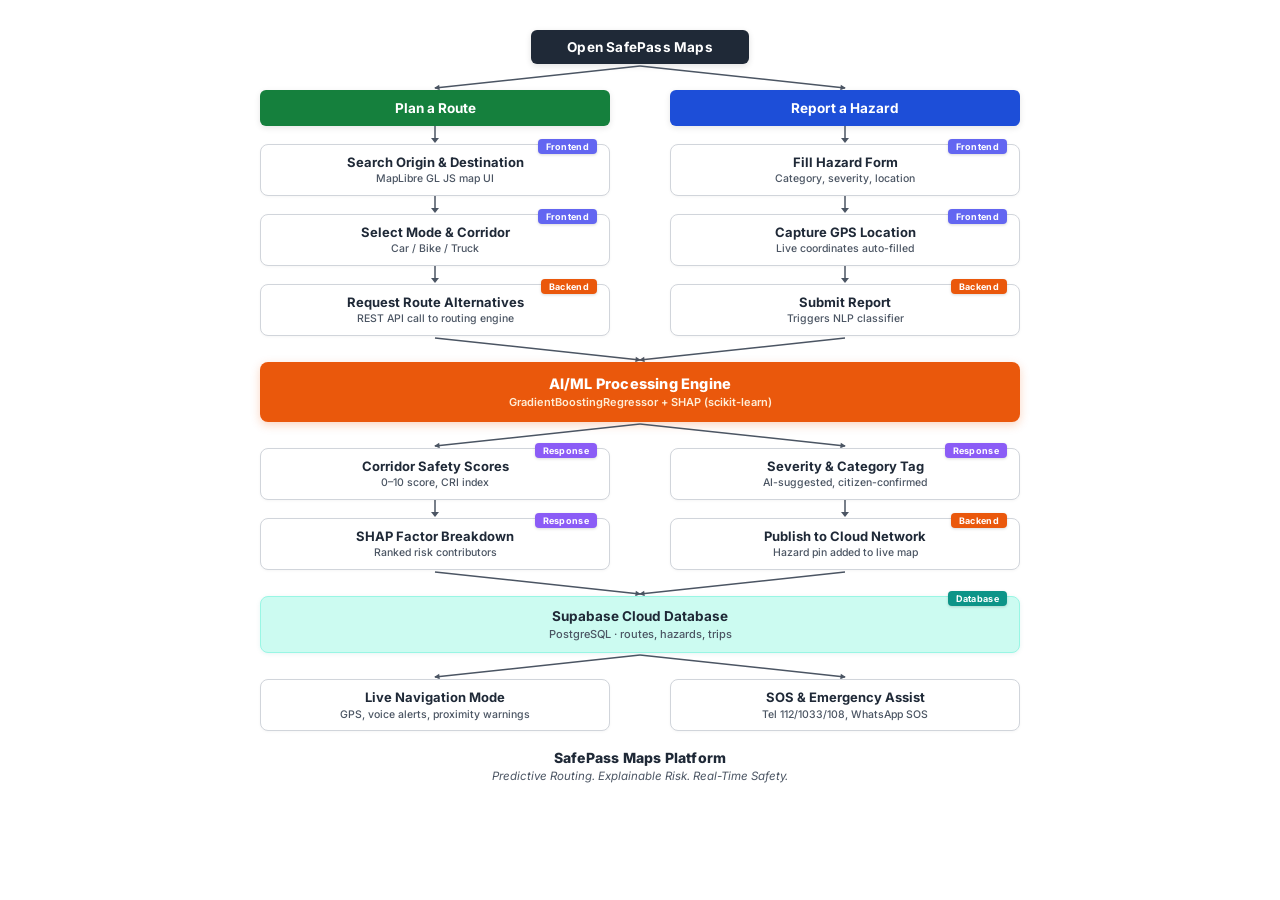
<file: mindmap_hd.html>
<!DOCTYPE html>
<html lang="en">
<head>
<meta charset="UTF-8">
<title>SafePass Maps Architecture Mindmap HD</title>
<link rel="preconnect" href="https://fonts.googleapis.com">
<link rel="preconnect" href="https://fonts.gstatic.com" crossorigin>
<link href="https://fonts.googleapis.com/css2?family=Inter:wght@400;500;600;700;800&display=swap" rel="stylesheet">
<style>
  * {
    margin: 0;
    padding: 0;
    box-sizing: border-box;
  }
  body {
    background: #FFFFFF;
    font-family: 'Inter', -apple-system, BlinkMacSystemFont, 'Segoe UI', Roboto, sans-serif;
    color: #1F2937;
    display: flex;
    justify-content: center;
    align-items: center;
    padding: 30px;
    width: 820px;
    margin: 0 auto;
    -webkit-font-smoothing: antialiased;
    -moz-osx-font-smoothing: grayscale;
  }
  
  .diagram {
    width: 760px;
    display: flex;
    flex-direction: column;
    align-items: center;
  }

  /* Root Node */
  .node-root {
    background: #1F2937;
    color: #FFFFFF;
    font-size: 13.5px;
    font-weight: 700;
    padding: 9px 36px;
    border-radius: 6px;
    box-shadow: 0 2px 6px rgba(0,0,0,0.12);
    text-align: center;
    letter-spacing: 0.2px;
  }

  /* Top 2 Columns */
  .col-container {
    width: 100%;
    display: grid;
    grid-template-columns: 350px 350px;
    column-gap: 60px;
  }

  .col {
    display: flex;
    flex-direction: column;
    align-items: center;
  }

  /* Column Headers */
  .hdr-btn {
    width: 100%;
    border-radius: 6px;
    padding: 10px 16px;
    font-size: 13.5px;
    font-weight: 700;
    color: #FFFFFF;
    text-align: center;
    box-shadow: 0 2px 6px rgba(0,0,0,0.1);
  }
  .hdr-btn.green {
    background: #15803D;
  }
  .hdr-btn.blue {
    background: #1D4ED8;
  }

  /* Card */
  .card {
    width: 100%;
    background: #FFFFFF;
    border: 1px solid #D1D5DB;
    border-radius: 8px;
    padding: 9px 12px;
    position: relative;
    display: flex;
    flex-direction: column;
    align-items: center;
    justify-content: center;
    text-align: center;
    min-height: 52px;
    box-shadow: 0 1px 3px rgba(0,0,0,0.04);
  }
  .card-title {
    font-size: 13px;
    font-weight: 700;
    color: #1F2937;
    line-height: 1.25;
  }
  .card-sub {
    font-size: 10.5px;
    color: #4B5563;
    font-weight: 500;
    margin-top: 3px;
    line-height: 1.2;
  }

  /* Pill Badges - Fixed to top-right corner */
  .badge {
    position: absolute;
    top: -6px;
    right: 12px;
    font-size: 9px;
    font-weight: 700;
    color: #FFFFFF;
    padding: 2px 8px;
    border-radius: 4px;
    letter-spacing: 0.3px;
    box-shadow: 0 1px 3px rgba(0,0,0,0.15);
  }
  .badge.frontend {
    background: #6366F1;
  }
  .badge.backend {
    background: #EA580C;
  }
  .badge.response {
    background: #8B5CF6;
  }
  .badge.database {
    background: #0D9488;
  }

  /* AI Engine (Center Orange) */
  .ai-box {
    width: 100%;
    background: #EA580C;
    border-radius: 8px;
    padding: 13px 20px;
    color: #FFFFFF;
    text-align: center;
    display: flex;
    flex-direction: column;
    align-items: center;
    justify-content: center;
    box-shadow: 0 3px 10px rgba(234, 88, 12, 0.25);
  }
  .ai-box .ai-title {
    font-size: 14.5px;
    font-weight: 800;
    letter-spacing: 0.2px;
  }
  .ai-box .ai-sub {
    font-size: 11px;
    font-weight: 600;
    color: #FFEDD5;
    margin-top: 3px;
  }

  /* Database Box (Teal) */
  .db-box {
    width: 100%;
    background: #CCFBF1;
    border: 1px solid #99F6E4;
    border-radius: 8px;
    padding: 11px 20px;
    position: relative;
    text-align: center;
    display: flex;
    flex-direction: column;
    align-items: center;
    justify-content: center;
    box-shadow: 0 1px 4px rgba(13, 148, 136, 0.1);
  }
  .db-box .db-title {
    font-size: 13.5px;
    font-weight: 700;
    color: #1F2937;
  }
  .db-box .db-sub {
    font-size: 11px;
    color: #4B5563;
    font-weight: 500;
    margin-top: 3px;
  }

  /* Bottom Cards */
  .bottom-card {
    width: 100%;
    background: #FFFFFF;
    border: 1px solid #D1D5DB;
    border-radius: 8px;
    padding: 9px 12px;
    text-align: center;
    display: flex;
    flex-direction: column;
    align-items: center;
    justify-content: center;
    min-height: 52px;
    box-shadow: 0 1px 3px rgba(0,0,0,0.04);
  }
  .bottom-card .b-title {
    font-size: 13px;
    font-weight: 700;
    color: #1F2937;
  }
  .bottom-card .b-sub {
    font-size: 10.5px;
    color: #4B5563;
    font-weight: 500;
    margin-top: 3px;
  }

  /* Footer */
  .footer {
    margin-top: 18px;
    text-align: center;
  }
  .footer-title {
    font-size: 14px;
    font-weight: 800;
    color: #1F2937;
    letter-spacing: 0.2px;
  }
  .footer-sub {
    font-size: 11.5px;
    font-style: italic;
    color: #4B5563;
    margin-top: 3px;
  }

  /* Clean Connector SVG */
  .connector-svg {
    display: block;
    width: 100%;
  }
  .vert-arrow {
    display: flex;
    justify-content: center;
    align-items: center;
    height: 18px;
  }
</style>
</head>
<body>

<div class="diagram">

  <!-- 1. ROOT -->
  <div class="node-root">Open SafePass Maps</div>

  <!-- SPLIT ARROWS -->
  <!-- Width: 760, Col1 center = 175, Col2 center = 585, Mid = 380 -->
  <svg class="connector-svg" width="760" height="26" viewBox="0 0 760 26">
    <defs>
      <marker id="m1" viewBox="0 0 10 10" refX="6" refY="5" markerWidth="6" markerHeight="6" orient="auto-start-reverse">
        <path d="M 1 2 L 7 5 L 1 8 z" fill="#4B5563" />
      </marker>
    </defs>
    <line x1="380" y1="2" x2="175" y2="24" stroke="#4B5563" stroke-width="1.5" marker-end="url(#m1)" />
    <line x1="380" y1="2" x2="585" y2="24" stroke="#4B5563" stroke-width="1.5" marker-end="url(#m1)" />
  </svg>

  <!-- 2. TOP COLUMNS: PLAN A ROUTE & REPORT A HAZARD -->
  <div class="col-container">
    
    <!-- LEFT: Plan a Route -->
    <div class="col">
      <div class="hdr-btn green">Plan a Route</div>

      <div class="vert-arrow">
        <svg width="12" height="18" viewBox="0 0 12 18">
          <line x1="6" y1="0" x2="6" y2="13" stroke="#4B5563" stroke-width="1.5" />
          <polygon points="2,12 6,17 10,12" fill="#4B5563" />
        </svg>
      </div>

      <div class="card">
        <span class="badge frontend">Frontend</span>
        <div class="card-title">Search Origin &amp; Destination</div>
        <div class="card-sub">MapLibre GL JS map UI</div>
      </div>

      <div class="vert-arrow">
        <svg width="12" height="18" viewBox="0 0 12 18">
          <line x1="6" y1="0" x2="6" y2="13" stroke="#4B5563" stroke-width="1.5" />
          <polygon points="2,12 6,17 10,12" fill="#4B5563" />
        </svg>
      </div>

      <div class="card">
        <span class="badge frontend">Frontend</span>
        <div class="card-title">Select Mode &amp; Corridor</div>
        <div class="card-sub">Car / Bike / Truck</div>
      </div>

      <div class="vert-arrow">
        <svg width="12" height="18" viewBox="0 0 12 18">
          <line x1="6" y1="0" x2="6" y2="13" stroke="#4B5563" stroke-width="1.5" />
          <polygon points="2,12 6,17 10,12" fill="#4B5563" />
        </svg>
      </div>

      <div class="card">
        <span class="badge backend">Backend</span>
        <div class="card-title">Request Route Alternatives</div>
        <div class="card-sub">REST API call to routing engine</div>
      </div>
    </div>

    <!-- RIGHT: Report a Hazard -->
    <div class="col">
      <div class="hdr-btn blue">Report a Hazard</div>

      <div class="vert-arrow">
        <svg width="12" height="18" viewBox="0 0 12 18">
          <line x1="6" y1="0" x2="6" y2="13" stroke="#4B5563" stroke-width="1.5" />
          <polygon points="2,12 6,17 10,12" fill="#4B5563" />
        </svg>
      </div>

      <div class="card">
        <span class="badge frontend">Frontend</span>
        <div class="card-title">Fill Hazard Form</div>
        <div class="card-sub">Category, severity, location</div>
      </div>

      <div class="vert-arrow">
        <svg width="12" height="18" viewBox="0 0 12 18">
          <line x1="6" y1="0" x2="6" y2="13" stroke="#4B5563" stroke-width="1.5" />
          <polygon points="2,12 6,17 10,12" fill="#4B5563" />
        </svg>
      </div>

      <div class="card">
        <span class="badge frontend">Frontend</span>
        <div class="card-title">Capture GPS Location</div>
        <div class="card-sub">Live coordinates auto-filled</div>
      </div>

      <div class="vert-arrow">
        <svg width="12" height="18" viewBox="0 0 12 18">
          <line x1="6" y1="0" x2="6" y2="13" stroke="#4B5563" stroke-width="1.5" />
          <polygon points="2,12 6,17 10,12" fill="#4B5563" />
        </svg>
      </div>

      <div class="card">
        <span class="badge backend">Backend</span>
        <div class="card-title">Submit Report</div>
        <div class="card-sub">Triggers NLP classifier</div>
      </div>
    </div>

  </div>

  <!-- CONVERGING ARROWS TO AI ENGINE -->
  <svg class="connector-svg" width="760" height="26" viewBox="0 0 760 26">
    <line x1="175" y1="2" x2="380" y2="24" stroke="#4B5563" stroke-width="1.5" marker-end="url(#m1)" />
    <line x1="585" y1="2" x2="380" y2="24" stroke="#4B5563" stroke-width="1.5" marker-end="url(#m1)" />
  </svg>

  <!-- 3. AI/ML PROCESSING ENGINE -->
  <div class="ai-box">
    <div class="ai-title">AI/ML Processing Engine</div>
    <div class="ai-sub">GradientBoostingRegressor + SHAP (scikit-learn)</div>
  </div>

  <!-- DIVERGING ARROWS TO RESPONSE CARDS -->
  <svg class="connector-svg" width="760" height="26" viewBox="0 0 760 26">
    <line x1="380" y1="2" x2="175" y2="24" stroke="#4B5563" stroke-width="1.5" marker-end="url(#m1)" />
    <line x1="380" y1="2" x2="585" y2="24" stroke="#4B5563" stroke-width="1.5" marker-end="url(#m1)" />
  </svg>

  <!-- 4. POST-AI COLUMNS -->
  <div class="col-container">

    <!-- LEFT: Route Safety & SHAP -->
    <div class="col">
      <div class="card">
        <span class="badge response">Response</span>
        <div class="card-title">Corridor Safety Scores</div>
        <div class="card-sub">0–10 score, CRI index</div>
      </div>

      <div class="vert-arrow">
        <svg width="12" height="18" viewBox="0 0 12 18">
          <line x1="6" y1="0" x2="6" y2="13" stroke="#4B5563" stroke-width="1.5" />
          <polygon points="2,12 6,17 10,12" fill="#4B5563" />
        </svg>
      </div>

      <div class="card">
        <span class="badge response">Response</span>
        <div class="card-title">SHAP Factor Breakdown</div>
        <div class="card-sub">Ranked risk contributors</div>
      </div>
    </div>

    <!-- RIGHT: Hazard Tag & Cloud Publish -->
    <div class="col">
      <div class="card">
        <span class="badge response">Response</span>
        <div class="card-title">Severity &amp; Category Tag</div>
        <div class="card-sub">AI-suggested, citizen-confirmed</div>
      </div>

      <div class="vert-arrow">
        <svg width="12" height="18" viewBox="0 0 12 18">
          <line x1="6" y1="0" x2="6" y2="13" stroke="#4B5563" stroke-width="1.5" />
          <polygon points="2,12 6,17 10,12" fill="#4B5563" />
        </svg>
      </div>

      <div class="card">
        <span class="badge backend">Backend</span>
        <div class="card-title">Publish to Cloud Network</div>
        <div class="card-sub">Hazard pin added to live map</div>
      </div>
    </div>

  </div>

  <!-- CONVERGING ARROWS TO DATABASE -->
  <svg class="connector-svg" width="760" height="26" viewBox="0 0 760 26">
    <line x1="175" y1="2" x2="380" y2="24" stroke="#4B5563" stroke-width="1.5" marker-end="url(#m1)" />
    <line x1="585" y1="2" x2="380" y2="24" stroke="#4B5563" stroke-width="1.5" marker-end="url(#m1)" />
  </svg>

  <!-- 5. DATABASE -->
  <div class="db-box">
    <span class="badge database">Database</span>
    <div class="db-title">Supabase Cloud Database</div>
    <div class="db-sub">PostgreSQL · routes, hazards, trips</div>
  </div>

  <!-- DIVERGING ARROWS TO BOTTOM CARDS -->
  <svg class="connector-svg" width="760" height="26" viewBox="0 0 760 26">
    <line x1="380" y1="2" x2="175" y2="24" stroke="#4B5563" stroke-width="1.5" marker-end="url(#m1)" />
    <line x1="380" y1="2" x2="585" y2="24" stroke="#4B5563" stroke-width="1.5" marker-end="url(#m1)" />
  </svg>

  <!-- 6. BOTTOM ROW -->
  <div class="col-container">
    <div class="bottom-card">
      <div class="b-title">Live Navigation Mode</div>
      <div class="b-sub">GPS, voice alerts, proximity warnings</div>
    </div>

    <div class="bottom-card">
      <div class="b-title">SOS &amp; Emergency Assist</div>
      <div class="b-sub">Tel 112/1033/108, WhatsApp SOS</div>
    </div>
  </div>

  <!-- 7. FOOTER -->
  <div class="footer">
    <div class="footer-title">SafePass Maps Platform</div>
    <div class="footer-sub">Predictive Routing. Explainable Risk. Real-Time Safety.</div>
  </div>

</div>

</body>
</html>
</file>
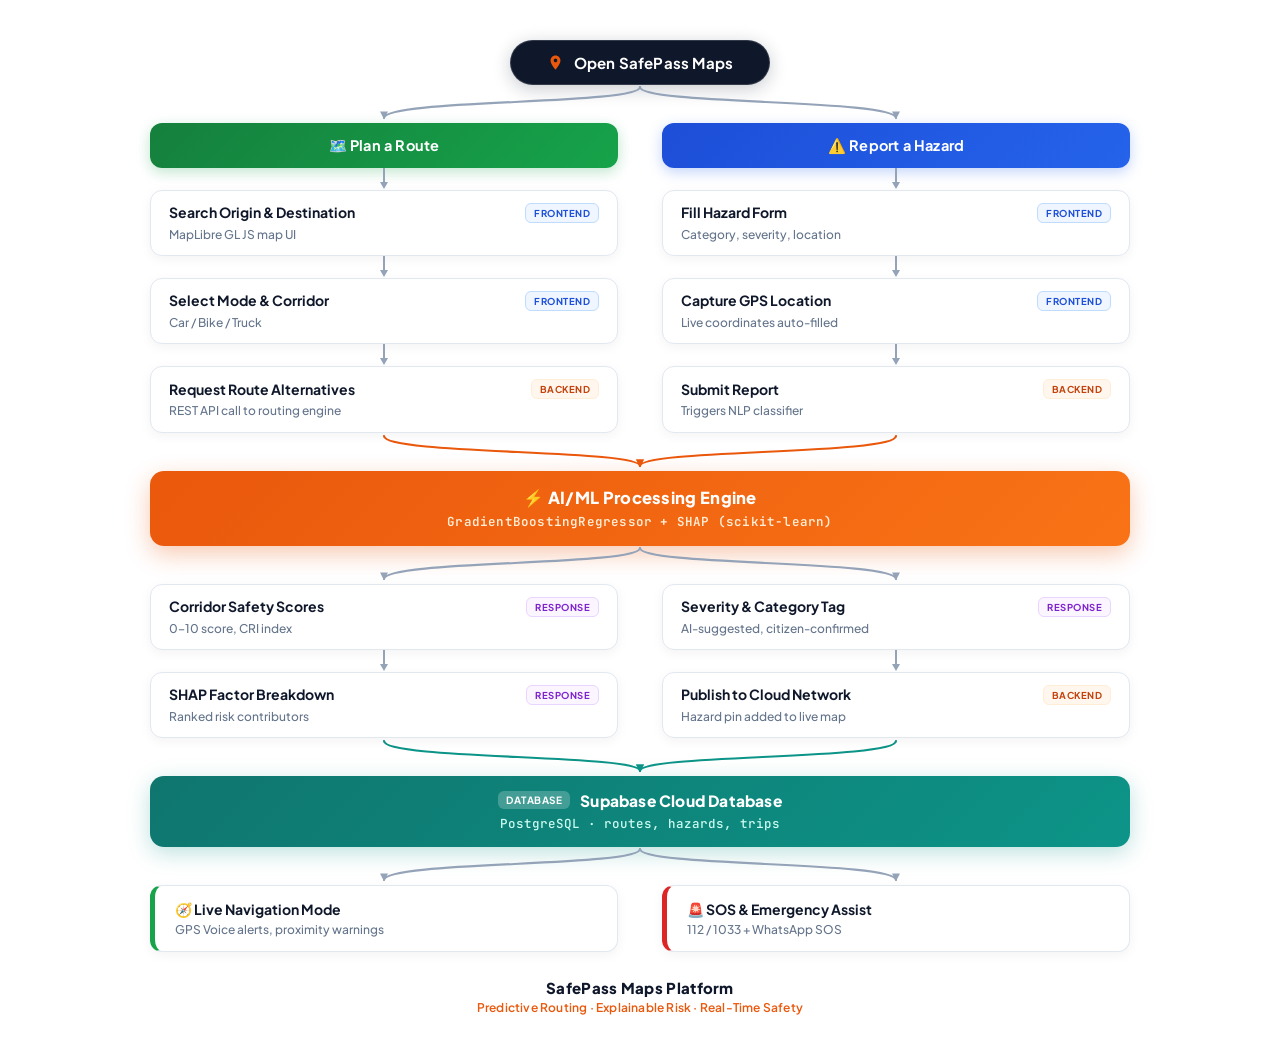
<file: mindmap_template.html>
<!DOCTYPE html>
<html lang="en">
<head>
<meta charset="UTF-8">
<title>SafePass Maps Architecture Mindmap</title>
<link rel="preconnect" href="https://fonts.googleapis.com">
<link rel="preconnect" href="https://fonts.gstatic.com" crossorigin>
<link href="https://fonts.googleapis.com/css2?family=Plus+Jakarta+Sans:wght@500;600;700;800&family=JetBrains+Mono:wght@500;700&display=swap" rel="stylesheet">
<style>
  * {
    margin: 0;
    padding: 0;
    box-sizing: border-box;
  }
  body {
    background: #FFFFFF;
    font-family: 'Plus Jakarta Sans', -apple-system, BlinkMacSystemFont, 'Segoe UI', Roboto, sans-serif;
    color: #0F172A;
    display: flex;
    justify-content: center;
    align-items: center;
    padding: 40px 30px;
    width: 1040px;
    margin: 0 auto;
    -webkit-font-smoothing: antialiased;
  }
  
  .diagram-container {
    width: 980px;
    display: flex;
    flex-direction: column;
    align-items: center;
    position: relative;
  }

  /* Root Node */
  .node-root {
    background: #0F172A;
    color: #FFFFFF;
    font-size: 15px;
    font-weight: 700;
    letter-spacing: 0.2px;
    padding: 12px 36px;
    border-radius: 9999px;
    box-shadow: 0 4px 18px rgba(15, 23, 42, 0.22);
    display: inline-flex;
    align-items: center;
    gap: 10px;
    border: 1px solid rgba(255, 255, 255, 0.15);
  }
  .node-root svg {
    width: 17px;
    height: 17px;
    fill: #EA580C;
  }

  /* Two Column Layout */
  .columns-row {
    width: 100%;
    display: grid;
    grid-template-columns: 468px 468px;
    column-gap: 44px;
    position: relative;
  }

  .col {
    display: flex;
    flex-direction: column;
    align-items: center;
    gap: 0;
  }

  /* Column Headers */
  .col-header {
    width: 100%;
    border-radius: 12px;
    padding: 13px 20px;
    font-size: 14.5px;
    font-weight: 700;
    color: #FFFFFF;
    text-align: center;
    letter-spacing: 0.2px;
    display: flex;
    align-items: center;
    justify-content: center;
    gap: 8px;
  }
  .col-header.green {
    background: linear-gradient(135deg, #15803D 0%, #16A34A 100%);
    box-shadow: 0 4px 14px rgba(22, 163, 74, 0.28);
  }
  .col-header.blue {
    background: linear-gradient(135deg, #1D4ED8 0%, #2563EB 100%);
    box-shadow: 0 4px 14px rgba(37, 99, 235, 0.28);
  }

  /* Step Card */
  .step-card {
    width: 100%;
    background: #FFFFFF;
    border: 1.5px solid #E2E8F0;
    border-radius: 12px;
    padding: 12px 18px;
    box-shadow: 0 3px 12px rgba(15, 23, 42, 0.05);
    display: flex;
    flex-direction: column;
    gap: 4px;
  }
  .step-card-header {
    display: flex;
    justify-content: space-between;
    align-items: center;
    gap: 12px;
  }
  .step-title {
    font-size: 14px;
    font-weight: 700;
    color: #0F172A;
    line-height: 1.25;
  }
  .step-subtitle {
    font-size: 12px;
    color: #64748B;
    font-weight: 500;
    line-height: 1.35;
  }

  /* Vertical Step Connector */
  .v-connector {
    display: flex;
    justify-content: center;
    align-items: center;
    height: 22px;
  }

  /* Badges */
  .badge {
    font-size: 9.5px;
    font-weight: 700;
    letter-spacing: 0.5px;
    text-transform: uppercase;
    padding: 3px 8px;
    border-radius: 6px;
    white-space: nowrap;
  }
  .badge.frontend {
    background: #EFF6FF;
    color: #1D4ED8;
    border: 1px solid #BFDBFE;
  }
  .badge.backend {
    background: #FFF7ED;
    color: #C2410C;
    border: 1px solid #FFEDD5;
  }
  .badge.response {
    background: #FAF5FF;
    color: #7E22CE;
    border: 1px solid #E9D5FF;
  }
  .badge.database {
    background: #ECFDF5;
    color: #047857;
    border: 1px solid #A7F3D0;
  }

  /* Core AI Engine Node (Central Orange Box) */
  .node-ai-engine {
    width: 100%;
    background: linear-gradient(135deg, #EA580C 0%, #F97316 100%);
    border-radius: 14px;
    padding: 16px 28px;
    color: #FFFFFF;
    text-align: center;
    box-shadow: 0 8px 24px rgba(234, 88, 12, 0.32);
    display: flex;
    flex-direction: column;
    align-items: center;
    gap: 5px;
  }
  .node-ai-engine .ai-title {
    font-size: 16.5px;
    font-weight: 800;
    letter-spacing: 0.3px;
    display: flex;
    align-items: center;
    gap: 8px;
  }
  .node-ai-engine .ai-subtitle {
    font-size: 12.5px;
    font-weight: 600;
    color: #FFEDD5;
    letter-spacing: 0.2px;
    font-family: 'JetBrains Mono', monospace;
  }

  /* Database Node (Teal) */
  .node-database {
    width: 100%;
    background: linear-gradient(135deg, #0F766E 0%, #0D9488 100%);
    border-radius: 14px;
    padding: 15px 28px;
    color: #FFFFFF;
    text-align: center;
    box-shadow: 0 6px 22px rgba(13, 148, 136, 0.28);
    display: flex;
    flex-direction: column;
    align-items: center;
    gap: 5px;
  }
  .node-database .db-header-row {
    display: flex;
    align-items: center;
    gap: 10px;
  }
  .node-database .db-title {
    font-size: 15.5px;
    font-weight: 800;
    letter-spacing: 0.2px;
  }
  .node-database .db-subtitle {
    font-size: 12.5px;
    font-weight: 500;
    color: #CCFBF1;
    font-family: 'JetBrains Mono', monospace;
  }

  /* Bottom Actions Row */
  .bottom-row {
    width: 100%;
    display: grid;
    grid-template-columns: 468px 468px;
    column-gap: 44px;
  }
  .bottom-card {
    background: #FFFFFF;
    border: 1.5px solid #E2E8F0;
    border-radius: 12px;
    padding: 14px 20px;
    display: flex;
    flex-direction: column;
    gap: 4px;
    box-shadow: 0 3px 12px rgba(15, 23, 42, 0.05);
  }
  .bottom-card.nav {
    border-left: 5px solid #16A34A;
  }
  .bottom-card.sos {
    border-left: 5px solid #DC2626;
  }
  .bottom-card .b-title {
    font-size: 14px;
    font-weight: 700;
    color: #0F172A;
    display: flex;
    align-items: center;
    gap: 7px;
  }
  .bottom-card .b-sub {
    font-size: 12px;
    color: #64748B;
    font-weight: 500;
  }

  /* Footer Brand */
  .footer-brand {
    margin-top: 26px;
    text-align: center;
  }
  .footer-brand .brand-title {
    font-size: 15px;
    font-weight: 800;
    color: #0F172A;
    letter-spacing: 0.3px;
  }
  .footer-brand .brand-tagline {
    font-size: 12px;
    color: #EA580C;
    font-weight: 600;
    margin-top: 3px;
    letter-spacing: 0.2px;
  }

  /* High Precision SVG Canvas Connectors */
  .flow-svg {
    width: 980px;
    height: 38px;
    display: block;
  }
</style>
</head>
<body>

<div class="diagram-container">

  <!-- ROOT NODE -->
  <div class="node-root">
    <svg viewBox="0 0 24 24"><path d="M12 2C8.13 2 5 5.13 5 9c0 5.25 7 13 7 13s7-7.75 7-13c0-3.87-3.13-7-7-7zm0 9.5c-1.38 0-2.5-1.12-2.5-2.5s1.12-2.5 2.5-2.5 2.5 1.12 2.5 2.5-1.12 2.5-2.5 2.5z"/></svg>
    Open SafePass Maps
  </div>

  <!-- CONNECTOR SPLIT TO TWO COLUMNS -->
  <!-- Col1 Center = 234, Col2 Center = 746, Middle = 490 -->
  <svg class="flow-svg" viewBox="0 0 980 38">
    <defs>
      <marker id="arr-gray" viewBox="0 0 10 10" refX="6" refY="5" markerWidth="6" markerHeight="6" orient="auto-start-reverse">
        <path d="M 1 2 L 7 5 L 1 8 z" fill="#94A3B8" />
      </marker>
    </defs>
    <!-- Left Branch -->
    <path d="M 490 2 C 490 20, 234 14, 234 33" fill="none" stroke="#94A3B8" stroke-width="2.2" stroke-linecap="round" marker-end="url(#arr-gray)" />
    <!-- Right Branch -->
    <path d="M 490 2 C 490 20, 746 14, 746 33" fill="none" stroke="#94A3B8" stroke-width="2.2" stroke-linecap="round" marker-end="url(#arr-gray)" />
  </svg>

  <!-- TOP TWO COLUMNS: PLAN A ROUTE vs REPORT A HAZARD -->
  <div class="columns-row">
    
    <!-- LEFT COLUMN: Plan a Route -->
    <div class="col">
      <div class="col-header green">
        <span>🗺️ Plan a Route</span>
      </div>

      <div class="v-connector">
        <svg width="12" height="22" viewBox="0 0 12 22">
          <line x1="6" y1="0" x2="6" y2="15" stroke="#94A3B8" stroke-width="2" stroke-linecap="round" />
          <polygon points="2,14 6,21 10,14" fill="#94A3B8" />
        </svg>
      </div>

      <div class="step-card">
        <div class="step-card-header">
          <div class="step-title">Search Origin & Destination</div>
          <span class="badge frontend">Frontend</span>
        </div>
        <div class="step-subtitle">MapLibre GL JS map UI</div>
      </div>

      <div class="v-connector">
        <svg width="12" height="22" viewBox="0 0 12 22">
          <line x1="6" y1="0" x2="6" y2="15" stroke="#94A3B8" stroke-width="2" stroke-linecap="round" />
          <polygon points="2,14 6,21 10,14" fill="#94A3B8" />
        </svg>
      </div>

      <div class="step-card">
        <div class="step-card-header">
          <div class="step-title">Select Mode & Corridor</div>
          <span class="badge frontend">Frontend</span>
        </div>
        <div class="step-subtitle">Car / Bike / Truck</div>
      </div>

      <div class="v-connector">
        <svg width="12" height="22" viewBox="0 0 12 22">
          <line x1="6" y1="0" x2="6" y2="15" stroke="#94A3B8" stroke-width="2" stroke-linecap="round" />
          <polygon points="2,14 6,21 10,14" fill="#94A3B8" />
        </svg>
      </div>

      <div class="step-card">
        <div class="step-card-header">
          <div class="step-title">Request Route Alternatives</div>
          <span class="badge backend">Backend</span>
        </div>
        <div class="step-subtitle">REST API call to routing engine</div>
      </div>
    </div>

    <!-- RIGHT COLUMN: Report a Hazard -->
    <div class="col">
      <div class="col-header blue">
        <span>⚠️ Report a Hazard</span>
      </div>

      <div class="v-connector">
        <svg width="12" height="22" viewBox="0 0 12 22">
          <line x1="6" y1="0" x2="6" y2="15" stroke="#94A3B8" stroke-width="2" stroke-linecap="round" />
          <polygon points="2,14 6,21 10,14" fill="#94A3B8" />
        </svg>
      </div>

      <div class="step-card">
        <div class="step-card-header">
          <div class="step-title">Fill Hazard Form</div>
          <span class="badge frontend">Frontend</span>
        </div>
        <div class="step-subtitle">Category, severity, location</div>
      </div>

      <div class="v-connector">
        <svg width="12" height="22" viewBox="0 0 12 22">
          <line x1="6" y1="0" x2="6" y2="15" stroke="#94A3B8" stroke-width="2" stroke-linecap="round" />
          <polygon points="2,14 6,21 10,14" fill="#94A3B8" />
        </svg>
      </div>

      <div class="step-card">
        <div class="step-card-header">
          <div class="step-title">Capture GPS Location</div>
          <span class="badge frontend">Frontend</span>
        </div>
        <div class="step-subtitle">Live coordinates auto-filled</div>
      </div>

      <div class="v-connector">
        <svg width="12" height="22" viewBox="0 0 12 22">
          <line x1="6" y1="0" x2="6" y2="15" stroke="#94A3B8" stroke-width="2" stroke-linecap="round" />
          <polygon points="2,14 6,21 10,14" fill="#94A3B8" />
        </svg>
      </div>

      <div class="step-card">
        <div class="step-card-header">
          <div class="step-title">Submit Report</div>
          <span class="badge backend">Backend</span>
        </div>
        <div class="step-subtitle">Triggers NLP classifier</div>
      </div>
    </div>

  </div>

  <!-- CONVERGING ARROWS TO AI ENGINE -->
  <svg class="flow-svg" viewBox="0 0 980 38">
    <defs>
      <marker id="arr-orange" viewBox="0 0 10 10" refX="6" refY="5" markerWidth="6" markerHeight="6" orient="auto-start-reverse">
        <path d="M 1 2 L 7 5 L 1 8 z" fill="#EA580C" />
      </marker>
    </defs>
    <path d="M 234 3 C 234 22, 490 16, 490 33" fill="none" stroke="#EA580C" stroke-width="2.2" stroke-linecap="round" marker-end="url(#arr-orange)" />
    <path d="M 746 3 C 746 22, 490 16, 490 33" fill="none" stroke="#EA580C" stroke-width="2.2" stroke-linecap="round" marker-end="url(#arr-orange)" />
  </svg>

  <!-- CENTRAL NODE: AI/ML PROCESSING ENGINE -->
  <div class="node-ai-engine">
    <div class="ai-title">
      <span>⚡ AI/ML Processing Engine</span>
    </div>
    <div class="ai-subtitle">GradientBoostingRegressor + SHAP (scikit-learn)</div>
  </div>

  <!-- DIVERGING ARROWS TO RESPONSE CARDS -->
  <svg class="flow-svg" viewBox="0 0 980 38">
    <defs>
      <marker id="arr-purple" viewBox="0 0 10 10" refX="6" refY="5" markerWidth="6" markerHeight="6" orient="auto-start-reverse">
        <path d="M 1 2 L 7 5 L 1 8 z" fill="#94A3B8" />
      </marker>
    </defs>
    <path d="M 490 2 C 490 20, 234 14, 234 33" fill="none" stroke="#94A3B8" stroke-width="2.2" stroke-linecap="round" marker-end="url(#arr-purple)" />
    <path d="M 490 2 C 490 20, 746 14, 746 33" fill="none" stroke="#94A3B8" stroke-width="2.2" stroke-linecap="round" marker-end="url(#arr-purple)" />
  </svg>

  <!-- POST-AI TWO COLUMNS: RESPONSES -->
  <div class="columns-row">

    <!-- LEFT COLUMN: Route Risk & Explainability -->
    <div class="col">
      <div class="step-card">
        <div class="step-card-header">
          <div class="step-title">Corridor Safety Scores</div>
          <span class="badge response">Response</span>
        </div>
        <div class="step-subtitle">0–10 score, CRI index</div>
      </div>

      <div class="v-connector">
        <svg width="12" height="22" viewBox="0 0 12 22">
          <line x1="6" y1="0" x2="6" y2="15" stroke="#94A3B8" stroke-width="2" stroke-linecap="round" />
          <polygon points="2,14 6,21 10,14" fill="#94A3B8" />
        </svg>
      </div>

      <div class="step-card">
        <div class="step-card-header">
          <div class="step-title">SHAP Factor Breakdown</div>
          <span class="badge response">Response</span>
        </div>
        <div class="step-subtitle">Ranked risk contributors</div>
      </div>
    </div>

    <!-- RIGHT COLUMN: Hazard Classification & Cloud Publish -->
    <div class="col">
      <div class="step-card">
        <div class="step-card-header">
          <div class="step-title">Severity & Category Tag</div>
          <span class="badge response">Response</span>
        </div>
        <div class="step-subtitle">AI-suggested, citizen-confirmed</div>
      </div>

      <div class="v-connector">
        <svg width="12" height="22" viewBox="0 0 12 22">
          <line x1="6" y1="0" x2="6" y2="15" stroke="#94A3B8" stroke-width="2" stroke-linecap="round" />
          <polygon points="2,14 6,21 10,14" fill="#94A3B8" />
        </svg>
      </div>

      <div class="step-card">
        <div class="step-card-header">
          <div class="step-title">Publish to Cloud Network</div>
          <span class="badge backend">Backend</span>
        </div>
        <div class="step-subtitle">Hazard pin added to live map</div>
      </div>
    </div>

  </div>

  <!-- CONVERGING ARROWS TO DATABASE -->
  <svg class="flow-svg" viewBox="0 0 980 38">
    <defs>
      <marker id="arr-teal" viewBox="0 0 10 10" refX="6" refY="5" markerWidth="6" markerHeight="6" orient="auto-start-reverse">
        <path d="M 1 2 L 7 5 L 1 8 z" fill="#0D9488" />
      </marker>
    </defs>
    <path d="M 234 3 C 234 22, 490 16, 490 33" fill="none" stroke="#0D9488" stroke-width="2.2" stroke-linecap="round" marker-end="url(#arr-teal)" />
    <path d="M 746 3 C 746 22, 490 16, 490 33" fill="none" stroke="#0D9488" stroke-width="2.2" stroke-linecap="round" marker-end="url(#arr-teal)" />
  </svg>

  <!-- DATABASE NODE -->
  <div class="node-database">
    <div class="db-header-row">
      <span class="badge database" style="background: rgba(255,255,255,0.22); color: #FFFFFF; border: none; font-size: 10px;">Database</span>
      <div class="db-title">Supabase Cloud Database</div>
    </div>
    <div class="db-subtitle">PostgreSQL · routes, hazards, trips</div>
  </div>

  <!-- ARROWS TO FINAL BOTTOM ACTIONS -->
  <svg class="flow-svg" viewBox="0 0 980 38">
    <path d="M 490 2 C 490 20, 234 14, 234 33" fill="none" stroke="#94A3B8" stroke-width="2.2" stroke-linecap="round" marker-end="url(#arr-gray)" />
    <path d="M 490 2 C 490 20, 746 14, 746 33" fill="none" stroke="#94A3B8" stroke-width="2.2" stroke-linecap="round" marker-end="url(#arr-gray)" />
  </svg>

  <!-- BOTTOM ROW: LIVE NAVIGATION & SOS -->
  <div class="bottom-row">
    <div class="bottom-card nav">
      <div class="b-title">
        <span>🧭 Live Navigation Mode</span>
      </div>
      <div class="b-sub">GPS Voice alerts, proximity warnings</div>
    </div>

    <div class="bottom-card sos">
      <div class="b-title">
        <span>🚨 SOS & Emergency Assist</span>
      </div>
      <div class="b-sub">112 / 1033 + WhatsApp SOS</div>
    </div>
  </div>

  <!-- FOOTER PLATFORM BRAND -->
  <div class="footer-brand">
    <div class="brand-title">SafePass Maps Platform</div>
    <div class="brand-tagline">Predictive Routing · Explainable Risk · Real-Time Safety</div>
  </div>

</div>

</body>
</html>
</file>
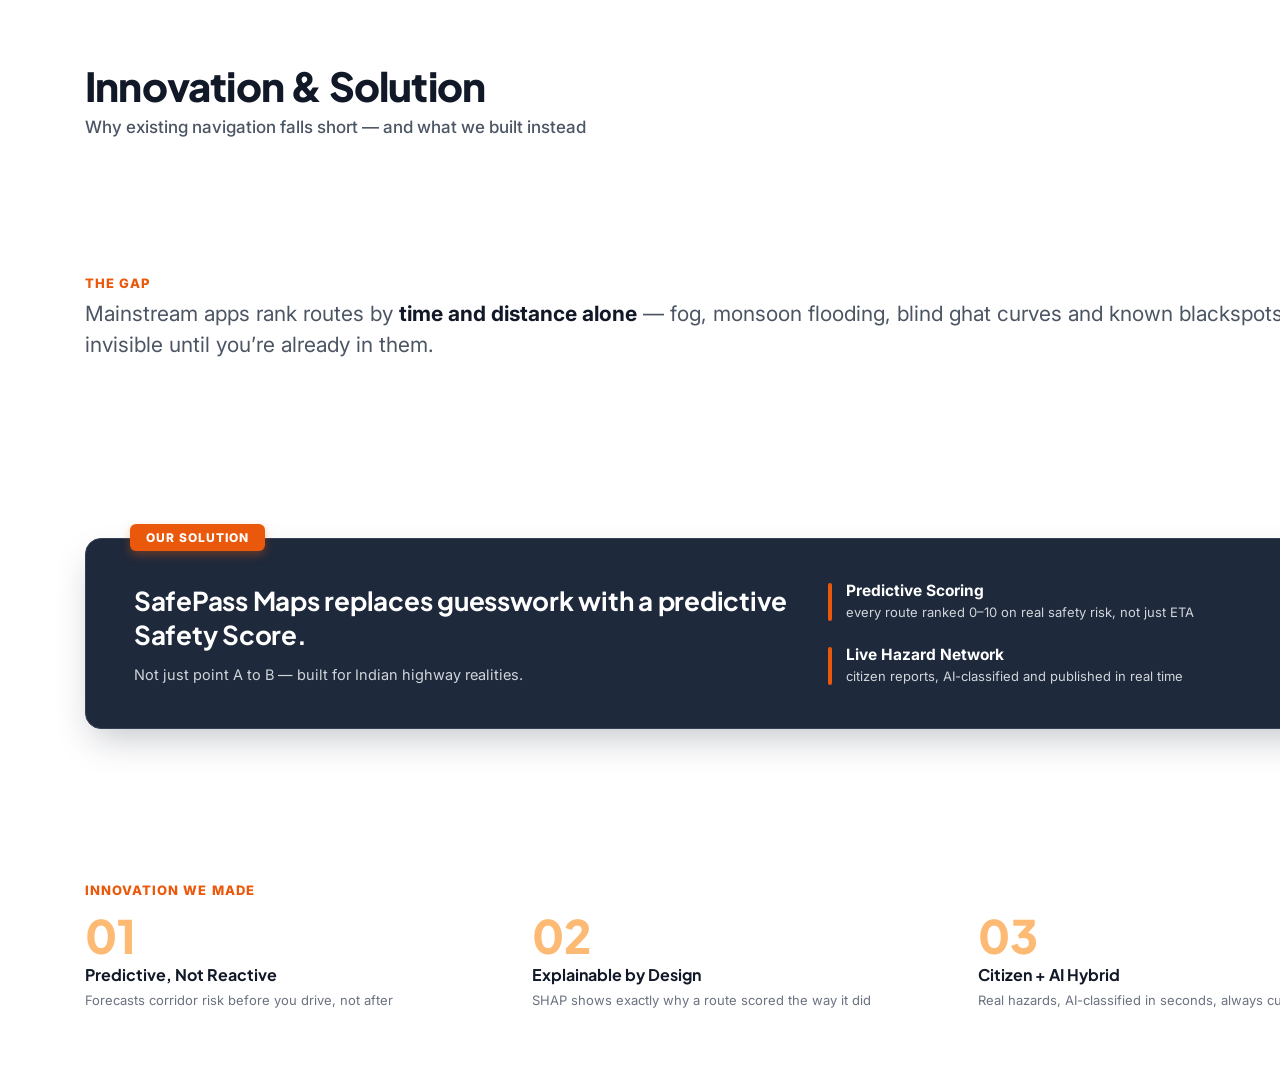
<file: slide3_render.html>
<!DOCTYPE html>
<html lang="en">
<head>
<meta charset="UTF-8">
<style>
  @import url('https://fonts.googleapis.com/css2?family=Inter:wght@400;500;600;700;800&family=Plus+Jakarta+Sans:wght@600;700;800&display=swap');

  * {
    box-sizing: border-box;
    margin: 0;
    padding: 0;
  }

  body {
    width: 1920px;
    height: 1080px;
    background-color: #FFFFFF;
    font-family: 'Inter', -apple-system, BlinkMacSystemFont, sans-serif;
    color: #1F2937;
    padding: 60px 85px 50px 85px;
    display: flex;
    flex-direction: column;
    justify-content: space-between;
    overflow: hidden;
    position: relative;
    -webkit-font-smoothing: antialiased;
  }

  /* Header */
  .header {
    margin-bottom: 25px;
  }
  .title {
    font-family: 'Plus Jakarta Sans', sans-serif;
    font-size: 40px;
    font-weight: 800;
    color: #111827;
    letter-spacing: -0.02em;
    margin-bottom: 6px;
  }
  .subtitle {
    font-size: 17px;
    color: #4B5563;
    font-weight: 500;
  }

  /* THE GAP Section */
  .gap-section {
    display: flex;
    justify-content: space-between;
    align-items: flex-start;
    margin-bottom: 30px;
  }
  .gap-left {
    max-width: 1250px;
  }
  .label-orange {
    font-size: 13px;
    font-weight: 800;
    color: #EA580C;
    letter-spacing: 0.08em;
    text-transform: uppercase;
    margin-bottom: 8px;
  }
  .gap-text {
    font-size: 21px;
    line-height: 1.45;
    color: #4B5563;
    font-weight: 400;
  }
  .gap-text strong {
    color: #111827;
    font-weight: 700;
  }

  .gap-right {
    display: flex;
    flex-direction: column;
    align-items: flex-start;
    width: 320px;
    padding-left: 20px;
  }
  .stat-zero {
    font-family: 'Plus Jakarta Sans', sans-serif;
    font-size: 88px;
    font-weight: 800;
    color: #EA580C;
    line-height: 0.85;
    margin-bottom: 8px;
  }
  .stat-caption {
    font-size: 13.5px;
    color: #6B7280;
    line-height: 1.35;
    font-weight: 500;
  }

  /* OUR SOLUTION Container */
  .solution-card-wrapper {
    position: relative;
    margin-bottom: 40px;
  }
  .solution-badge {
    position: absolute;
    top: -14px;
    left: 45px;
    background: #EA580C;
    color: #FFFFFF;
    font-size: 12px;
    font-weight: 800;
    letter-spacing: 0.08em;
    padding: 6px 16px;
    border-radius: 6px;
    text-transform: uppercase;
    box-shadow: 0 4px 10px rgba(234, 88, 12, 0.35);
    z-index: 10;
  }
  .solution-card {
    background: #1E293B;
    border-radius: 16px;
    padding: 42px 48px;
    display: flex;
    justify-content: space-between;
    box-shadow: 0 16px 36px -8px rgba(15, 23, 42, 0.25);
    border: 1px solid #334155;
  }
  .solution-left {
    width: 42%;
    padding-right: 40px;
    display: flex;
    flex-direction: column;
    justify-content: center;
  }
  .solution-title {
    font-family: 'Plus Jakarta Sans', sans-serif;
    font-size: 26px;
    font-weight: 700;
    color: #FFFFFF;
    line-height: 1.3;
    margin-bottom: 14px;
    letter-spacing: -0.01em;
  }
  .solution-sub {
    font-size: 14.5px;
    color: #D1D5DB;
    font-weight: 400;
  }

  .solution-right {
    width: 58%;
    display: grid;
    grid-template-columns: 1fr 1fr;
    column-gap: 40px;
    row-gap: 24px;
    align-items: center;
  }
  .feature-item {
    display: flex;
    align-items: flex-start;
    gap: 14px;
  }
  .accent-bar {
    width: 4px;
    height: 38px;
    background: #EA580C;
    border-radius: 2px;
    flex-shrink: 0;
    margin-top: 2px;
  }
  .feature-text {
    display: flex;
    flex-direction: column;
  }
  .feature-title {
    font-size: 15.5px;
    font-weight: 700;
    color: #FFFFFF;
    margin-bottom: 4px;
  }
  .feature-desc {
    font-size: 13px;
    color: #D1D5DB;
    line-height: 1.35;
  }

  /* INNOVATION WE MADE */
  .innovations-wrapper {
    margin-bottom: 20px;
  }
  .innovations-grid {
    display: grid;
    grid-template-columns: repeat(4, 1fr);
    column-gap: 36px;
    margin-top: 14px;
  }
  .innov-col {
    display: flex;
    flex-direction: column;
  }
  .innov-num {
    font-family: 'Plus Jakarta Sans', sans-serif;
    font-size: 46px;
    font-weight: 800;
    color: #FDBA74;
    line-height: 1;
    margin-bottom: 6px;
  }
  .innov-title {
    font-family: 'Plus Jakarta Sans', sans-serif;
    font-size: 16px;
    font-weight: 700;
    color: #111827;
    margin-bottom: 6px;
  }
  .innov-desc {
    font-size: 13px;
    color: #6B7280;
    line-height: 1.45;
  }

  /* Slide Number */
  .slide-number {
    position: absolute;
    bottom: 35px;
    right: 65px;
    font-size: 14px;
    color: #9CA3AF;
    font-weight: 500;
  }
</style>
</head>
<body>

  <!-- HEADER -->
  <div class="header">
    <div class="title">Innovation & Solution</div>
    <div class="subtitle">Why existing navigation falls short — and what we built instead</div>
  </div>

  <!-- THE GAP -->
  <div class="gap-section">
    <div class="gap-left">
      <div class="label-orange">THE GAP</div>
      <div class="gap-text">
        Mainstream apps rank routes by <strong>time and distance alone</strong> — fog, monsoon flooding, blind ghat curves and known blackspots stay invisible until you’re already in them.
      </div>
    </div>
    <div class="gap-right">
      <div class="stat-zero">0</div>
      <div class="stat-caption">India-specific risk factors most navigation apps model</div>
    </div>
  </div>

  <!-- OUR SOLUTION -->
  <div class="solution-card-wrapper">
    <div class="solution-badge">OUR SOLUTION</div>
    <div class="solution-card">
      <div class="solution-left">
        <div class="solution-title">SafePass Maps replaces guesswork with a predictive Safety Score.</div>
        <div class="solution-sub">Not just point A to B — built for Indian highway realities.</div>
      </div>
      <div class="solution-right">
        <!-- Item 1 -->
        <div class="feature-item">
          <div class="accent-bar"></div>
          <div class="feature-text">
            <div class="feature-title">Predictive Scoring</div>
            <div class="feature-desc">every route ranked 0–10 on real safety risk, not just ETA</div>
          </div>
        </div>
        <!-- Item 2 -->
        <div class="feature-item">
          <div class="accent-bar"></div>
          <div class="feature-text">
            <div class="feature-title">Full Risk Fusion</div>
            <div class="feature-desc">weather, accident history, road geometry &amp; time-of-day in one score</div>
          </div>
        </div>
        <!-- Item 3 -->
        <div class="feature-item">
          <div class="accent-bar"></div>
          <div class="feature-text">
            <div class="feature-title">Live Hazard Network</div>
            <div class="feature-desc">citizen reports, AI-classified and published in real time</div>
          </div>
        </div>
        <!-- Item 4 -->
        <div class="feature-item">
          <div class="accent-bar"></div>
          <div class="feature-text">
            <div class="feature-title">Built-In Emergency Response</div>
            <div class="feature-desc">one-tap SOS, no separate app required</div>
          </div>
        </div>
      </div>
    </div>
  </div>

  <!-- INNOVATION WE MADE -->
  <div class="innovations-wrapper">
    <div class="label-orange">INNOVATION WE MADE</div>
    <div class="innovations-grid">
      <!-- Col 1 -->
      <div class="innov-col">
        <div class="innov-num">01</div>
        <div class="innov-title">Predictive, Not Reactive</div>
        <div class="innov-desc">Forecasts corridor risk before you drive, not after</div>
      </div>
      <!-- Col 2 -->
      <div class="innov-col">
        <div class="innov-num">02</div>
        <div class="innov-title">Explainable by Design</div>
        <div class="innov-desc">SHAP shows exactly why a route scored the way it did</div>
      </div>
      <!-- Col 3 -->
      <div class="innov-col">
        <div class="innov-num">03</div>
        <div class="innov-title">Citizen + AI Hybrid</div>
        <div class="innov-desc">Real hazards, AI-classified in seconds, always current</div>
      </div>
      <!-- Col 4 -->
      <div class="innov-col">
        <div class="innov-num">04</div>
        <div class="innov-title">India-Calibrated Model</div>
        <div class="innov-desc">Trained on the conditions global maps were never built for</div>
      </div>
    </div>
  </div>

  <!-- Slide Number -->
  <div class="slide-number">3</div>

</body>
</html>
</file>
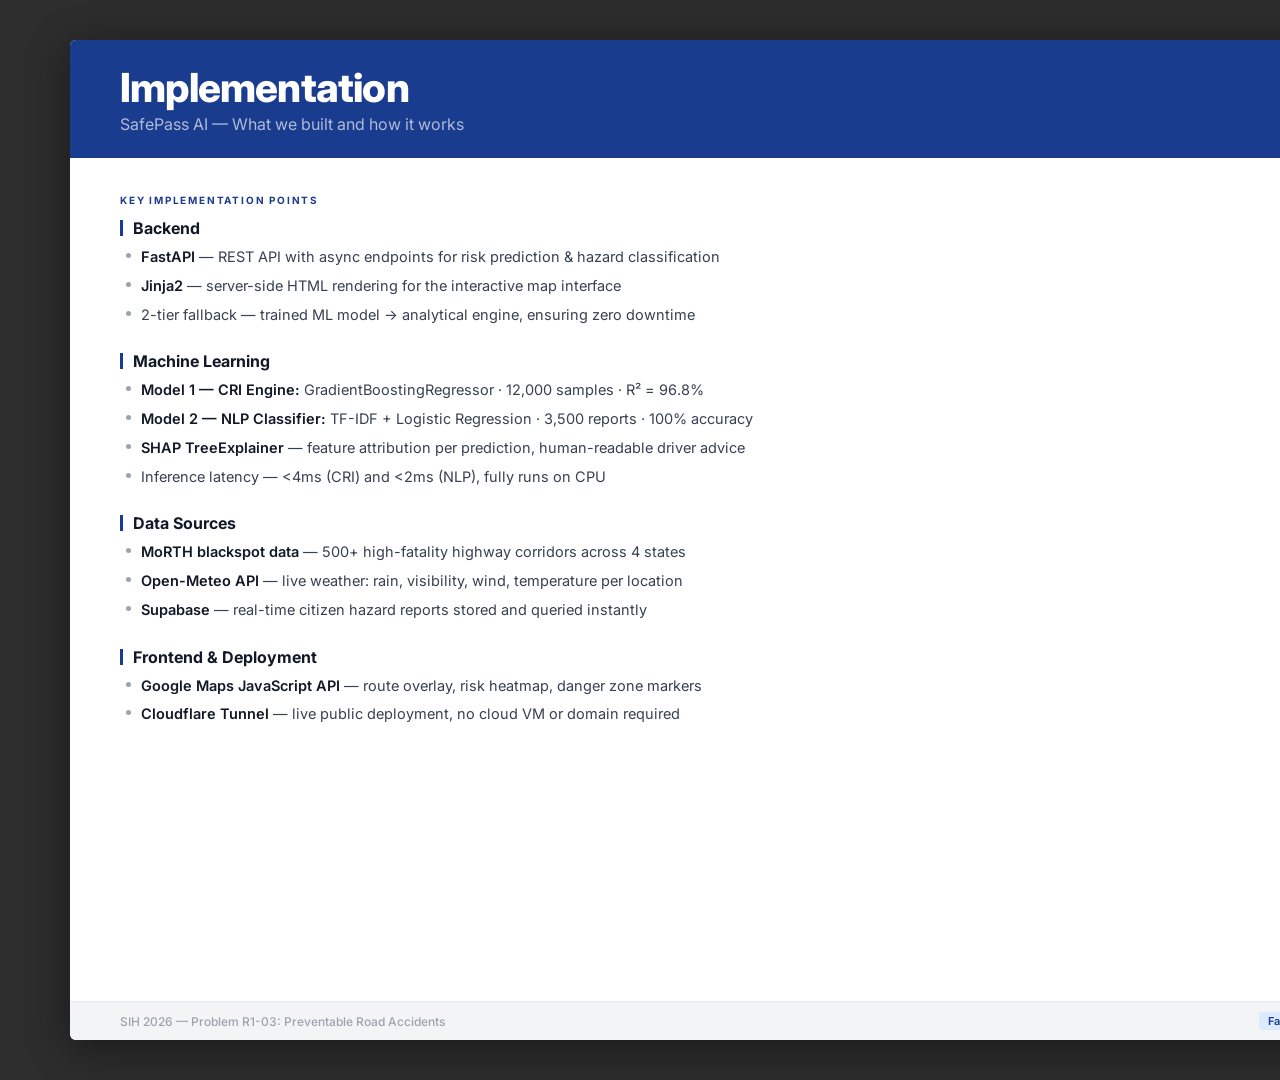
<file: safepass-ai/slide5_implementation.html>
<!DOCTYPE html>
<html lang="en">
<head>
    <meta charset="UTF-8">
    <title>SafePass AI — Slide 5</title>
    <link rel="preconnect" href="https://fonts.googleapis.com">
    <link rel="preconnect" href="https://fonts.gstatic.com" crossorigin>
    <link href="https://fonts.googleapis.com/css2?family=Inter:wght@400;500;600;700;800&display=swap" rel="stylesheet">
    <style>
        * { box-sizing: border-box; margin: 0; padding: 0; }

        html, body {
            width: 1920px;
            height: 1080px;
            overflow: hidden;
            background: #2d2d2d;
            font-family: 'Inter', sans-serif;
            display: flex;
            align-items: center;
            justify-content: center;
        }

        /* ── The Slide Card ── */
        .slide {
            width: 1780px;
            height: 1000px;
            background: #ffffff;
            border-radius: 6px;
            box-shadow: 0 8px 40px rgba(0,0,0,0.45);
            display: flex;
            flex-direction: column;
            overflow: hidden;
        }

        /* ── Title Bar ── */
        .title-bar {
            background: #1a3c8f;
            padding: 28px 50px 24px 50px;
            flex-shrink: 0;
            display: flex;
            align-items: flex-end;
            justify-content: space-between;
        }

        .slide-title {
            font-size: 40px;
            font-weight: 800;
            color: #ffffff;
            letter-spacing: -0.02em;
            line-height: 1;
        }

        .slide-subtitle {
            font-size: 16px;
            font-weight: 400;
            color: rgba(255,255,255,0.65);
            margin-top: 6px;
        }

        .slide-meta {
            text-align: right;
        }

        .slide-meta-title {
            font-size: 13px;
            font-weight: 600;
            color: rgba(255,255,255,0.5);
            letter-spacing: 0.05em;
        }

        .slide-meta-num {
            font-size: 26px;
            font-weight: 700;
            color: rgba(255,255,255,0.35);
            margin-top: 2px;
        }

        /* ── Slide Body ── */
        .body {
            flex: 1;
            display: flex;
            min-height: 0;
        }

        /* ── Left Panel ── */
        .left {
            flex: 1;
            padding: 36px 44px 30px 50px;
            border-right: 1px solid #e5e7eb;
            display: flex;
            flex-direction: column;
            gap: 28px;
        }

        .col-label {
            font-size: 10px;
            font-weight: 700;
            letter-spacing: 0.18em;
            text-transform: uppercase;
            color: #1a3c8f;
            margin-bottom: -14px;
        }

        /* Section */
        .section { display: flex; flex-direction: column; gap: 10px; }

        .section-title {
            font-size: 16px;
            font-weight: 700;
            color: #111827;
            border-left: 3px solid #1a3c8f;
            padding-left: 10px;
            line-height: 1;
        }

        .points { display: flex; flex-direction: column; gap: 7px; padding-left: 6px; }

        .point {
            font-size: 14.5px;
            color: #374151;
            line-height: 1.5;
            display: flex;
            gap: 10px;
        }

        .point-dot {
            margin-top: 7px;
            width: 5px;
            height: 5px;
            border-radius: 50%;
            background: #9ca3af;
            flex-shrink: 0;
        }

        .point b { font-weight: 600; color: #111827; }

        /* ── Right Panel ── */
        .right {
            width: 540px;
            flex-shrink: 0;
            padding: 36px 44px 30px 44px;
            display: flex;
            flex-direction: column;
        }

        /* Workflow */
        .workflow {
            flex: 1;
            display: flex;
            flex-direction: column;
            justify-content: center;
            gap: 0;
        }

        .wf-step {
            background: #f9fafb;
            border: 1.5px solid #e5e7eb;
            border-radius: 8px;
            padding: 14px 18px;
        }

        .wf-step.highlighted {
            background: #eff6ff;
            border-color: #1a3c8f;
        }

        .wf-num {
            font-size: 10px;
            font-weight: 700;
            letter-spacing: 0.12em;
            text-transform: uppercase;
            color: #1a3c8f;
            margin-bottom: 3px;
        }

        .wf-title {
            font-size: 15px;
            font-weight: 700;
            color: #111827;
        }

        .wf-desc {
            font-size: 12px;
            color: #6b7280;
            margin-top: 3px;
            line-height: 1.4;
        }

        .wf-connector {
            display: flex;
            align-items: center;
            padding-left: 28px;
            height: 24px;
            color: #d1d5db;
            font-size: 20px;
            font-weight: 300;
            line-height: 1;
            user-select: none;
        }

        /* ── Footer bar ── */
        .footer {
            flex-shrink: 0;
            background: #f3f4f6;
            border-top: 1px solid #e5e7eb;
            padding: 10px 50px;
            display: flex;
            align-items: center;
            justify-content: space-between;
        }

        .footer-left {
            font-size: 12px;
            color: #9ca3af;
            font-weight: 500;
        }

        .footer-tags {
            display: flex;
            gap: 6px;
        }

        .ftag {
            font-size: 11px;
            font-weight: 600;
            color: #1a3c8f;
            background: #dbeafe;
            border-radius: 3px;
            padding: 2px 9px;
        }
    </style>
</head>
<body>

<div class="slide">

    <!-- TITLE BAR -->
    <div class="title-bar">
        <div>
            <div class="slide-title">Implementation</div>
            <div class="slide-subtitle">SafePass AI — What we built and how it works</div>
        </div>
        <div class="slide-meta">
            <div class="slide-meta-title">SafePass AI · SIH 2026</div>
            <div class="slide-meta-num">05</div>
        </div>
    </div>

    <!-- BODY -->
    <div class="body">

        <!-- LEFT: Key Points -->
        <div class="left">
            <div class="col-label">Key Implementation Points</div>

            <div class="section">
                <div class="section-title">Backend</div>
                <div class="points">
                    <div class="point"><div class="point-dot"></div><div><b>FastAPI</b> — REST API with async endpoints for risk prediction & hazard classification</div></div>
                    <div class="point"><div class="point-dot"></div><div><b>Jinja2</b> — server-side HTML rendering for the interactive map interface</div></div>
                    <div class="point"><div class="point-dot"></div><div>2-tier fallback — trained ML model → analytical engine, ensuring zero downtime</div></div>
                </div>
            </div>

            <div class="section">
                <div class="section-title">Machine Learning</div>
                <div class="points">
                    <div class="point"><div class="point-dot"></div><div><b>Model 1 — CRI Engine:</b> GradientBoostingRegressor · 12,000 samples · R² = 96.8%</div></div>
                    <div class="point"><div class="point-dot"></div><div><b>Model 2 — NLP Classifier:</b> TF-IDF + Logistic Regression · 3,500 reports · 100% accuracy</div></div>
                    <div class="point"><div class="point-dot"></div><div><b>SHAP TreeExplainer</b> — feature attribution per prediction, human-readable driver advice</div></div>
                    <div class="point"><div class="point-dot"></div><div>Inference latency — &lt;4ms (CRI) and &lt;2ms (NLP), fully runs on CPU</div></div>
                </div>
            </div>

            <div class="section">
                <div class="section-title">Data Sources</div>
                <div class="points">
                    <div class="point"><div class="point-dot"></div><div><b>MoRTH blackspot data</b> — 500+ high-fatality highway corridors across 4 states</div></div>
                    <div class="point"><div class="point-dot"></div><div><b>Open-Meteo API</b> — live weather: rain, visibility, wind, temperature per location</div></div>
                    <div class="point"><div class="point-dot"></div><div><b>Supabase</b> — real-time citizen hazard reports stored and queried instantly</div></div>
                </div>
            </div>

            <div class="section">
                <div class="section-title">Frontend & Deployment</div>
                <div class="points">
                    <div class="point"><div class="point-dot"></div><div><b>Google Maps JavaScript API</b> — route overlay, risk heatmap, danger zone markers</div></div>
                    <div class="point"><div class="point-dot"></div><div><b>Cloudflare Tunnel</b> — live public deployment, no cloud VM or domain required</div></div>
                </div>
            </div>
        </div>

        <!-- RIGHT: Workflow -->
        <div class="right">
            <div class="col-label" style="margin-bottom:16px;">Implementation Workflow</div>

            <div class="workflow">
                <div class="wf-step">
                    <div class="wf-num">Step 1</div>
                    <div class="wf-title">User selects a route</div>
                    <div class="wf-desc">Source & destination entered via Google Maps UI</div>
                </div>

                <div class="wf-connector">↓</div>

                <div class="wf-step">
                    <div class="wf-num">Step 2</div>
                    <div class="wf-title">Data fusion layer</div>
                    <div class="wf-desc">Weather + blackspot proximity + road type + time of day</div>
                </div>

                <div class="wf-connector">↓</div>

                <div class="wf-step highlighted">
                    <div class="wf-num">Step 3</div>
                    <div class="wf-title">ML models run inference</div>
                    <div class="wf-desc">CRI score (0–10) computed + SHAP attribution per segment</div>
                </div>

                <div class="wf-connector">↓</div>

                <div class="wf-step">
                    <div class="wf-num">Step 4</div>
                    <div class="wf-title">FastAPI sends JSON response</div>
                    <div class="wf-desc">Risk level · color code · top risk factors · recommendation</div>
                </div>

                <div class="wf-connector">↓</div>

                <div class="wf-step">
                    <div class="wf-num">Step 5</div>
                    <div class="wf-title">Map overlay + live alerts</div>
                    <div class="wf-desc">Danger zones marked · citizen hazard reports shown in real time</div>
                </div>
            </div>
        </div>

    </div>

    <!-- FOOTER -->
    <div class="footer">
        <div class="footer-left">SIH 2026 — Problem R1-03: Preventable Road Accidents</div>
        <div class="footer-tags">
            <span class="ftag">FastAPI</span>
            <span class="ftag">scikit-learn</span>
            <span class="ftag">SHAP</span>
            <span class="ftag">Google Maps</span>
            <span class="ftag">Open-Meteo</span>
            <span class="ftag">Supabase</span>
            <span class="ftag">Cloudflare</span>
        </div>
    </div>

</div>

</body>
</html>
</file>
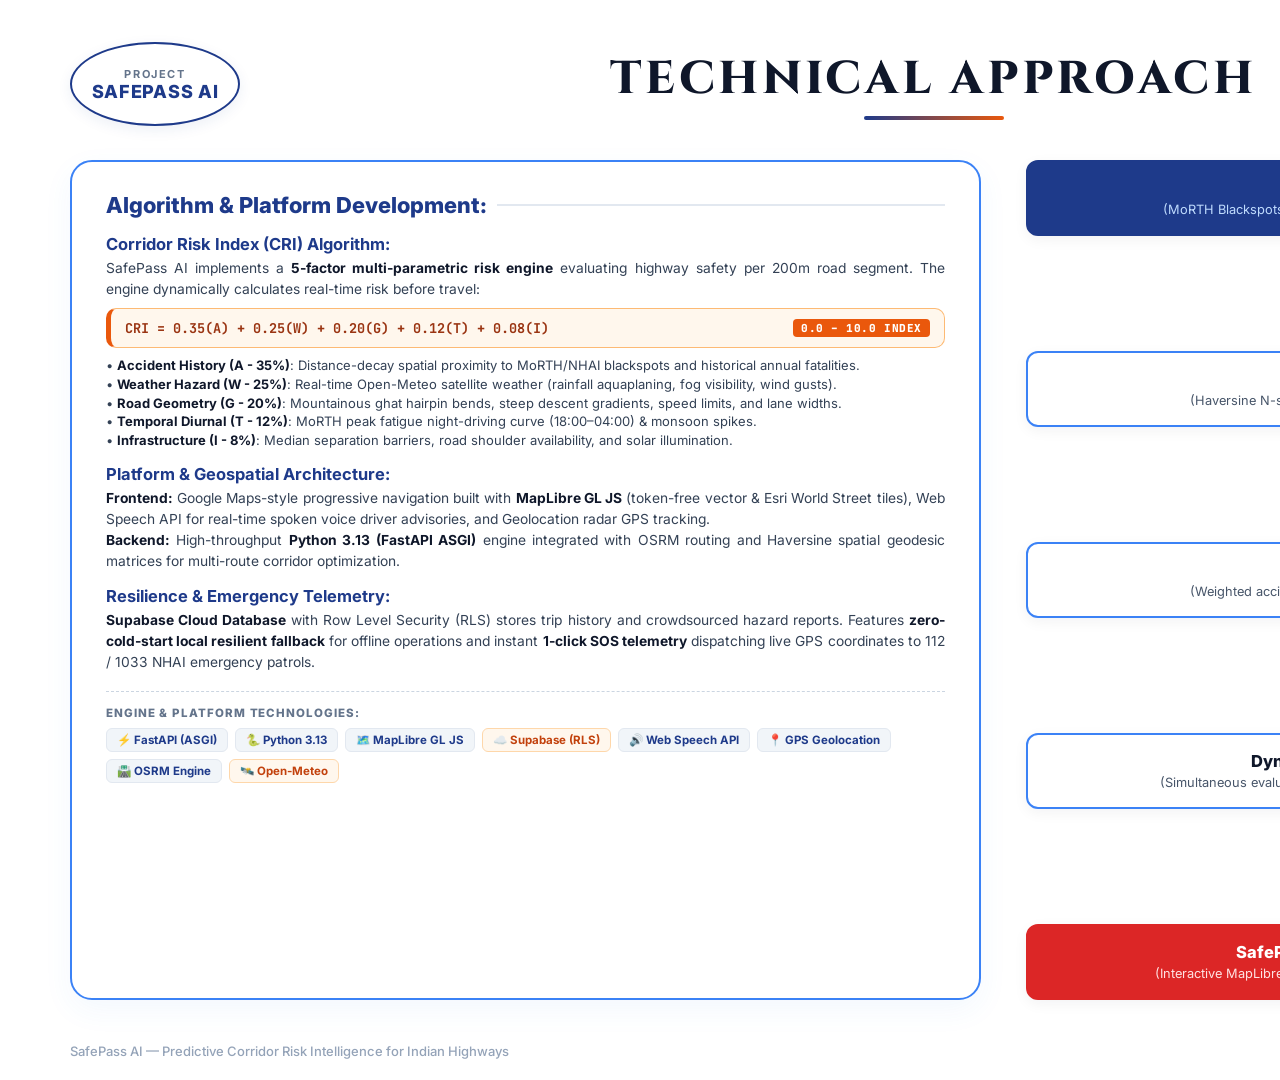
<file: safepass-ai/slide_technical_approach.html>
<!DOCTYPE html>
<html lang="en">
<head>
    <meta charset="UTF-8">
    <meta name="viewport" content="width=1920, height=1080, initial-scale=1.0">
    <title>SafePass AI — Technical Approach Slide</title>
    <!-- Google Fonts -->
    <link rel="preconnect" href="https://fonts.googleapis.com">
    <link rel="preconnect" href="https://fonts.gstatic.com" crossorigin>
    <link href="https://fonts.googleapis.com/css2?family=Cinzel:wght@700;800;900&family=Inter:wght@400;500;600;700;800&family=JetBrains+Mono:wght@500;600;700&display=swap" rel="stylesheet">
    
    <style>
        * {
            box-sizing: border-box;
            margin: 0;
            padding: 0;
        }

        body {
            width: 1920px;
            height: 1080px;
            overflow: hidden;
            background: #FFFFFF;
            font-family: 'Inter', -apple-system, sans-serif;
            color: #0F172A;
            display: flex;
            flex-direction: column;
            position: relative;
        }

        /* ── Slide Header ────────────────────────────────────────── */
        .slide-header {
            width: 100%;
            height: 150px;
            padding: 28px 70px 10px 70px;
            display: flex;
            align-items: center;
            justify-content: space-between;
            position: relative;
        }

        /* Team / Project Oval Badge (Left) */
        .badge-oval {
            width: 170px;
            height: 84px;
            border: 2.5px solid #1E3A8A;
            border-radius: 50%;
            display: flex;
            flex-direction: column;
            align-items: center;
            justify-content: center;
            text-align: center;
            background: #FFFFFF;
            box-shadow: 0 4px 14px rgba(30, 58, 138, 0.08);
        }

        .badge-oval-sub {
            font-size: 11px;
            font-weight: 700;
            letter-spacing: 0.15em;
            color: #64748B;
            text-transform: uppercase;
        }

        .badge-oval-title {
            font-size: 18px;
            font-weight: 800;
            letter-spacing: 0.04em;
            color: #1E3A8A;
        }

        /* Slide Title (Center) */
        .slide-title-container {
            flex: 1;
            text-align: center;
            padding: 0 20px;
        }

        .slide-main-title {
            font-family: 'Cinzel', serif;
            font-size: 46px;
            font-weight: 800;
            letter-spacing: 0.08em;
            color: #0F172A;
            text-transform: uppercase;
        }

        .slide-title-underline {
            width: 140px;
            height: 3.5px;
            background: linear-gradient(90deg, #1E3A8A, #EA580C);
            margin: 6px auto 0 auto;
            border-radius: 2px;
        }

        /* SIH 2026 Logo (Right) */
        .sih-logo-wrapper {
            display: flex;
            align-items: center;
            gap: 12px;
        }

        .sih-logo-icon {
            width: 68px;
            height: 68px;
        }

        .sih-text-block {
            display: flex;
            flex-direction: column;
            line-height: 1.05;
        }

        .sih-text-smart {
            font-size: 20px;
            font-weight: 900;
            color: #1E3A8A;
            letter-spacing: 0.03em;
        }

        .sih-text-india {
            font-size: 20px;
            font-weight: 900;
            color: #EA580C;
            letter-spacing: 0.03em;
        }

        .sih-text-hackathon {
            font-size: 13px;
            font-weight: 800;
            color: #0F172A;
            letter-spacing: 0.18em;
            text-transform: uppercase;
            margin-top: 2px;
        }

        .sih-year {
            font-size: 22px;
            font-weight: 900;
            color: #1E3A8A;
        }

        /* ── Slide Main Body (2 Columns) ────────────────────────── */
        .slide-body {
            flex: 1;
            padding: 10px 70px 40px 70px;
            display: grid;
            grid-template-columns: 1.05fr 0.95fr;
            gap: 45px;
            align-items: stretch;
        }

        /* ── Left Box: Algorithm & Platform Development ──────────── */
        .left-card {
            background: #FFFFFF;
            border: 2px solid #3B82F6;
            border-radius: 22px;
            padding: 30px 34px;
            box-shadow: 0 10px 30px rgba(59, 130, 246, 0.06);
            display: flex;
            flex-direction: column;
            justify-content: space-between;
        }

        .section-header-title {
            font-size: 22px;
            font-weight: 800;
            color: #1E3A8A;
            margin-bottom: 16px;
            display: flex;
            align-items: center;
            gap: 10px;
        }

        .section-header-title::after {
            content: '';
            flex: 1;
            height: 1.5px;
            background: #E2E8F0;
        }

        .sub-block {
            margin-bottom: 14px;
        }

        .sub-block-title {
            font-size: 16.5px;
            font-weight: 700;
            color: #1E3A8A;
            margin-bottom: 4px;
            display: flex;
            align-items: center;
            gap: 6px;
        }

        .sub-block-content {
            font-size: 13.8px;
            color: #334155;
            line-height: 1.52;
            text-align: justify;
        }

        .sub-block-content strong {
            color: #0F172A;
        }

        /* Formula Box */
        .formula-card {
            background: #FFF7ED;
            border: 1.5px solid #FDBA74;
            border-left: 5px solid #EA580C;
            border-radius: 10px;
            padding: 10px 14px;
            margin: 8px 0;
            font-family: 'JetBrains Mono', monospace;
            font-size: 13.5px;
            font-weight: 700;
            color: #9A3412;
            display: flex;
            align-items: center;
            justify-content: space-between;
        }

        .formula-tag {
            font-size: 11px;
            font-weight: 800;
            padding: 2px 8px;
            background: #EA580C;
            color: #FFFFFF;
            border-radius: 4px;
            letter-spacing: 0.05em;
        }

        /* Tech Stack Pills at Bottom of Left Card */
        .tech-tags-container {
            margin-top: 18px;
            padding-top: 14px;
            border-top: 1px dashed #CBD5E1;
        }

        .tech-tags-label {
            font-size: 11.5px;
            font-weight: 800;
            color: #64748B;
            text-transform: uppercase;
            letter-spacing: 0.08em;
            margin-bottom: 8px;
        }

        .tech-tags-row {
            display: flex;
            flex-wrap: wrap;
            gap: 7px;
        }

        .tech-tag {
            padding: 4px 10px;
            background: #F1F5F9;
            border: 1px solid #E2E8F0;
            border-radius: 6px;
            font-size: 11.5px;
            font-weight: 700;
            color: #1E3A8A;
            display: inline-flex;
            align-items: center;
            gap: 4px;
        }

        .tech-tag.orange {
            background: #FFF7ED;
            border-color: #FED7AA;
            color: #C2410C;
        }

        /* ── Right Box: Architecture Flowchart Pipeline ─────────── */
        .right-flowchart {
            display: flex;
            flex-direction: column;
            justify-content: space-between;
            align-items: center;
            position: relative;
        }

        .flow-node {
            width: 100%;
            border-radius: 12px;
            padding: 16px 20px;
            text-align: center;
            position: relative;
            box-shadow: 0 4px 14px rgba(15, 23, 42, 0.05);
            transition: all 0.2s;
        }

        .flow-title {
            font-size: 16.5px;
            font-weight: 800;
            letter-spacing: 0.01em;
            margin-bottom: 3px;
        }

        .flow-subtitle {
            font-size: 12.8px;
            line-height: 1.35;
        }

        /* Step 1: Dark Navy Ingestion */
        .node-step1 {
            background: #1E3A8A;
            color: #FFFFFF;
            border: 2px solid #1E3A8A;
        }
        .node-step1 .flow-subtitle {
            color: #BFDBFE;
        }

        /* Step 2: White Box with Blue Border */
        .node-step2 {
            background: #FFFFFF;
            color: #0F172A;
            border: 2px solid #3B82F6;
        }
        .node-step2 .flow-subtitle {
            color: #475569;
        }

        /* Step 3: Risk Fusion Engine */
        .node-step3 {
            background: #FFFFFF;
            color: #0F172A;
            border: 2px solid #3B82F6;
        }
        .node-step3 .flow-subtitle {
            color: #475569;
        }

        /* Step 4: Decision & Alternatives */
        .node-step4 {
            background: #FFFFFF;
            color: #0F172A;
            border: 2px solid #3B82F6;
        }
        .node-step4 .flow-subtitle {
            color: #475569;
        }

        /* Step 5: Red / Safety Alert Dashboard Node */
        .node-step5 {
            background: #DC2626;
            color: #FFFFFF;
            border: 2px solid #DC2626;
        }
        .node-step5 .flow-subtitle {
            color: #FEE2E2;
        }

        /* Connecting Downward Arrow */
        .flow-arrow {
            display: flex;
            align-items: center;
            justify-content: center;
            height: 24px;
        }

        .flow-arrow svg {
            width: 26px;
            height: 26px;
            fill: #3B82F6;
        }

        /* ── Slide Footer ────────────────────────────────────────── */
        .slide-footer {
            height: 40px;
            padding: 0 70px 18px 70px;
            display: flex;
            align-items: center;
            justify-content: space-between;
            font-size: 13px;
            color: #94A3B8;
            font-weight: 500;
        }

        .footer-page-number {
            font-family: 'JetBrains Mono', monospace;
            font-size: 16px;
            font-weight: 700;
            color: #475569;
        }
    </style>
</head>
<body>

    <!-- ═══ TOP HEADER ═════════════════════════════════════════════════ -->
    <header class="slide-header">
        <!-- Team Badge (Left) -->
        <div class="badge-oval">
            <span class="badge-oval-sub">PROJECT</span>
            <span class="badge-oval-title">SAFEPASS AI</span>
        </div>

        <!-- Center Main Title -->
        <div class="slide-title-container">
            <h1 class="slide-main-title">TECHNICAL APPROACH</h1>
            <div class="slide-title-underline"></div>
        </div>

        <!-- SIH 2026 Logo (Right) -->
        <div class="sih-logo-wrapper">
            <!-- Official SIH Bulb / Gear SVG -->
            <svg class="sih-logo-icon" viewBox="0 0 100 100" fill="none" xmlns="http://www.w3.org/2000/svg">
                <!-- Outer gears / rays -->
                <circle cx="50" cy="46" r="32" stroke="#EA580C" stroke-width="4" stroke-dasharray="6 6"/>
                <!-- Bulb outline -->
                <path d="M50 18 C37 18 28 27 28 39 C28 47 33 54 37 59 L37 68 C37 70 39 72 41 72 L59 72 C61 72 63 70 63 68 L63 59 C67 54 72 47 72 39 C72 27 63 18 50 18 Z" fill="#FFF7ED" stroke="#1E3A8A" stroke-width="3"/>
                <!-- Brain / Circuit Nodes inside -->
                <circle cx="43" cy="34" r="4" fill="#0D9488"/>
                <circle cx="57" cy="34" r="4" fill="#EA580C"/>
                <circle cx="50" cy="46" r="4" fill="#1E3A8A"/>
                <line x1="43" y1="34" x2="50" y2="46" stroke="#0D9488" stroke-width="2"/>
                <line x1="57" y1="34" x2="50" y2="46" stroke="#EA580C" stroke-width="2"/>
                <!-- Bulb base threads -->
                <line x1="41" y1="76" x2="59" y2="76" stroke="#1E3A8A" stroke-width="3" stroke-linecap="round"/>
                <line x1="44" y1="81" x2="56" y2="81" stroke="#EA580C" stroke-width="3" stroke-linecap="round"/>
            </svg>
            <div class="sih-text-block">
                <div style="display:flex; gap:5px; align-items:baseline;">
                    <span class="sih-text-smart">SMART</span>
                    <span class="sih-text-india">INDIA</span>
                </div>
                <span class="sih-text-hackathon">HACKATHON</span>
                <span class="sih-year">2026</span>
            </div>
        </div>
    </header>

    <!-- ═══ SLIDE BODY: 2 COLUMNS ═════════════════════════════════════ -->
    <main class="slide-body">
        
        <!-- ── LEFT CONTAINER: ALGORITHM & PLATFORM DEVELOPMENT ──────── -->
        <section class="left-card">
            <div>
                <h2 class="section-header-title">Algorithm & Platform Development:</h2>

                <!-- Block 1: Algorithm -->
                <div class="sub-block">
                    <h3 class="sub-block-title">Corridor Risk Index (CRI) Algorithm:</h3>
                    <p class="sub-block-content">
                        SafePass AI implements a <strong>5-factor multi-parametric risk engine</strong> evaluating highway safety per 200m road segment. The engine dynamically calculates real-time risk before travel:
                    </p>
                    
                    <div class="formula-card">
                        <span>CRI = 0.35(A) + 0.25(W) + 0.20(G) + 0.12(T) + 0.08(I)</span>
                        <span class="formula-tag">0.0 – 10.0 INDEX</span>
                    </div>

                    <p class="sub-block-content" style="font-size:13px; line-height:1.45;">
                        • <strong>Accident History (A - 35%)</strong>: Distance-decay spatial proximity to MoRTH/NHAI blackspots and historical annual fatalities.<br>
                        • <strong>Weather Hazard (W - 25%)</strong>: Real-time Open-Meteo satellite weather (rainfall aquaplaning, fog visibility, wind gusts).<br>
                        • <strong>Road Geometry (G - 20%)</strong>: Mountainous ghat hairpin bends, steep descent gradients, speed limits, and lane widths.<br>
                        • <strong>Temporal Diurnal (T - 12%)</strong>: MoRTH peak fatigue night-driving curve (18:00–04:00) & monsoon spikes.<br>
                        • <strong>Infrastructure (I - 8%)</strong>: Median separation barriers, road shoulder availability, and solar illumination.
                    </p>
                </div>

                <!-- Block 2: Platform -->
                <div class="sub-block" style="margin-top:14px;">
                    <h3 class="sub-block-title">Platform & Geospatial Architecture:</h3>
                    <p class="sub-block-content">
                        <strong>Frontend:</strong> Google Maps-style progressive navigation built with <strong>MapLibre GL JS</strong> (token-free vector & Esri World Street tiles), Web Speech API for real-time spoken voice driver advisories, and Geolocation radar GPS tracking.<br>
                        <strong>Backend:</strong> High-throughput <strong>Python 3.13 (FastAPI ASGI)</strong> engine integrated with OSRM routing and Haversine spatial geodesic matrices for multi-route corridor optimization.
                    </p>
                </div>

                <!-- Block 3: Security & Resilience -->
                <div class="sub-block" style="margin-top:14px; margin-bottom:0;">
                    <h3 class="sub-block-title">Resilience & Emergency Telemetry:</h3>
                    <p class="sub-block-content">
                        <strong>Supabase Cloud Database</strong> with Row Level Security (RLS) stores trip history and crowdsourced hazard reports. Features <strong>zero-cold-start local resilient fallback</strong> for offline operations and instant <strong>1-click SOS telemetry</strong> dispatching live GPS coordinates to 112 / 1033 NHAI emergency patrols.
                    </p>
                </div>

                <!-- Block 4: Core Stack Badges -->
                <div class="tech-tags-container">
                    <div class="tech-tags-label">Engine & Platform Technologies:</div>
                    <div class="tech-tags-row">
                        <span class="tech-tag">⚡ FastAPI (ASGI)</span>
                        <span class="tech-tag">🐍 Python 3.13</span>
                        <span class="tech-tag">🗺️ MapLibre GL JS</span>
                        <span class="tech-tag orange">☁️ Supabase (RLS)</span>
                        <span class="tech-tag">🔊 Web Speech API</span>
                        <span class="tech-tag">📍 GPS Geolocation</span>
                        <span class="tech-tag">🛣️ OSRM Engine</span>
                        <span class="tech-tag orange">🛰️ Open-Meteo</span>
                    </div>
                </div>
            </div>
        </section>

        <!-- ── RIGHT CONTAINER: ARCHITECTURE PIPELINE FLOWCHART ──────── -->
        <section class="right-flowchart">
            
            <!-- Step 1: Ingestion -->
            <div class="flow-node node-step1">
                <div class="flow-title">Multi-Source Data Ingestion</div>
                <div class="flow-subtitle">(MoRTH Blackspots · Open-Meteo Live Weather · OSRM Road Geometry · Citizen Reports)</div>
            </div>

            <div class="flow-arrow">
                <svg viewBox="0 0 24 24"><path d="M12 18l-6-6h4V4h4v8h4l-6 6z"/></svg>
            </div>

            <!-- Step 2: Geospatial Discretization -->
            <div class="flow-node node-step2">
                <div class="flow-title">Geospatial Corridor Discretization</div>
                <div class="flow-subtitle">(Haversine N-segment slicing · Ghat & hairpin classification · Fog sector tagging)</div>
            </div>

            <div class="flow-arrow">
                <svg viewBox="0 0 24 24"><path d="M12 18l-6-6h4V4h4v8h4l-6 6z"/></svg>
            </div>

            <!-- Step 3: Risk Fusion Engine -->
            <div class="flow-node node-step3">
                <div class="flow-title">CRI Multi-Factor Risk Fusion</div>
                <div class="flow-subtitle">(Weighted accident severity + Live satellite weather + 24h temporal diurnal curve)</div>
            </div>

            <div class="flow-arrow">
                <svg viewBox="0 0 24 24"><path d="M12 18l-6-6h4V4h4v8h4l-6 6z"/></svg>
            </div>

            <!-- Step 4: Multi-Corridor Decision -->
            <div class="flow-node node-step4">
                <div class="flow-title">Dynamic Multi-Route Safe Corridor Selection</div>
                <div class="flow-subtitle">(Simultaneous evaluation: Recommended Safest Corridor vs Alternative Express Highways)</div>
            </div>

            <div class="flow-arrow">
                <svg viewBox="0 0 24 24"><path d="M12 18l-6-6h4V4h4v8h4l-6 6z"/></svg>
            </div>

            <!-- Step 5: Dashboard & SOS Dispatch -->
            <div class="flow-node node-step5">
                <div class="flow-title">SafePass Driver Map & Emergency SOS Dispatch</div>
                <div class="flow-subtitle">(Interactive MapLibre Canvas · Voice Guidance Radar · 112/1033 Telemetry · Supabase Cloud)</div>
            </div>

        </section>

    </main>

    <!-- ═══ SLIDE FOOTER ═══════════════════════════════════════════════ -->
    <footer class="slide-footer">
        <span>SafePass AI — Predictive Corridor Risk Intelligence for Indian Highways</span>
        <span class="footer-page-number">3</span>
    </footer>

</body>
</html>
</file>
